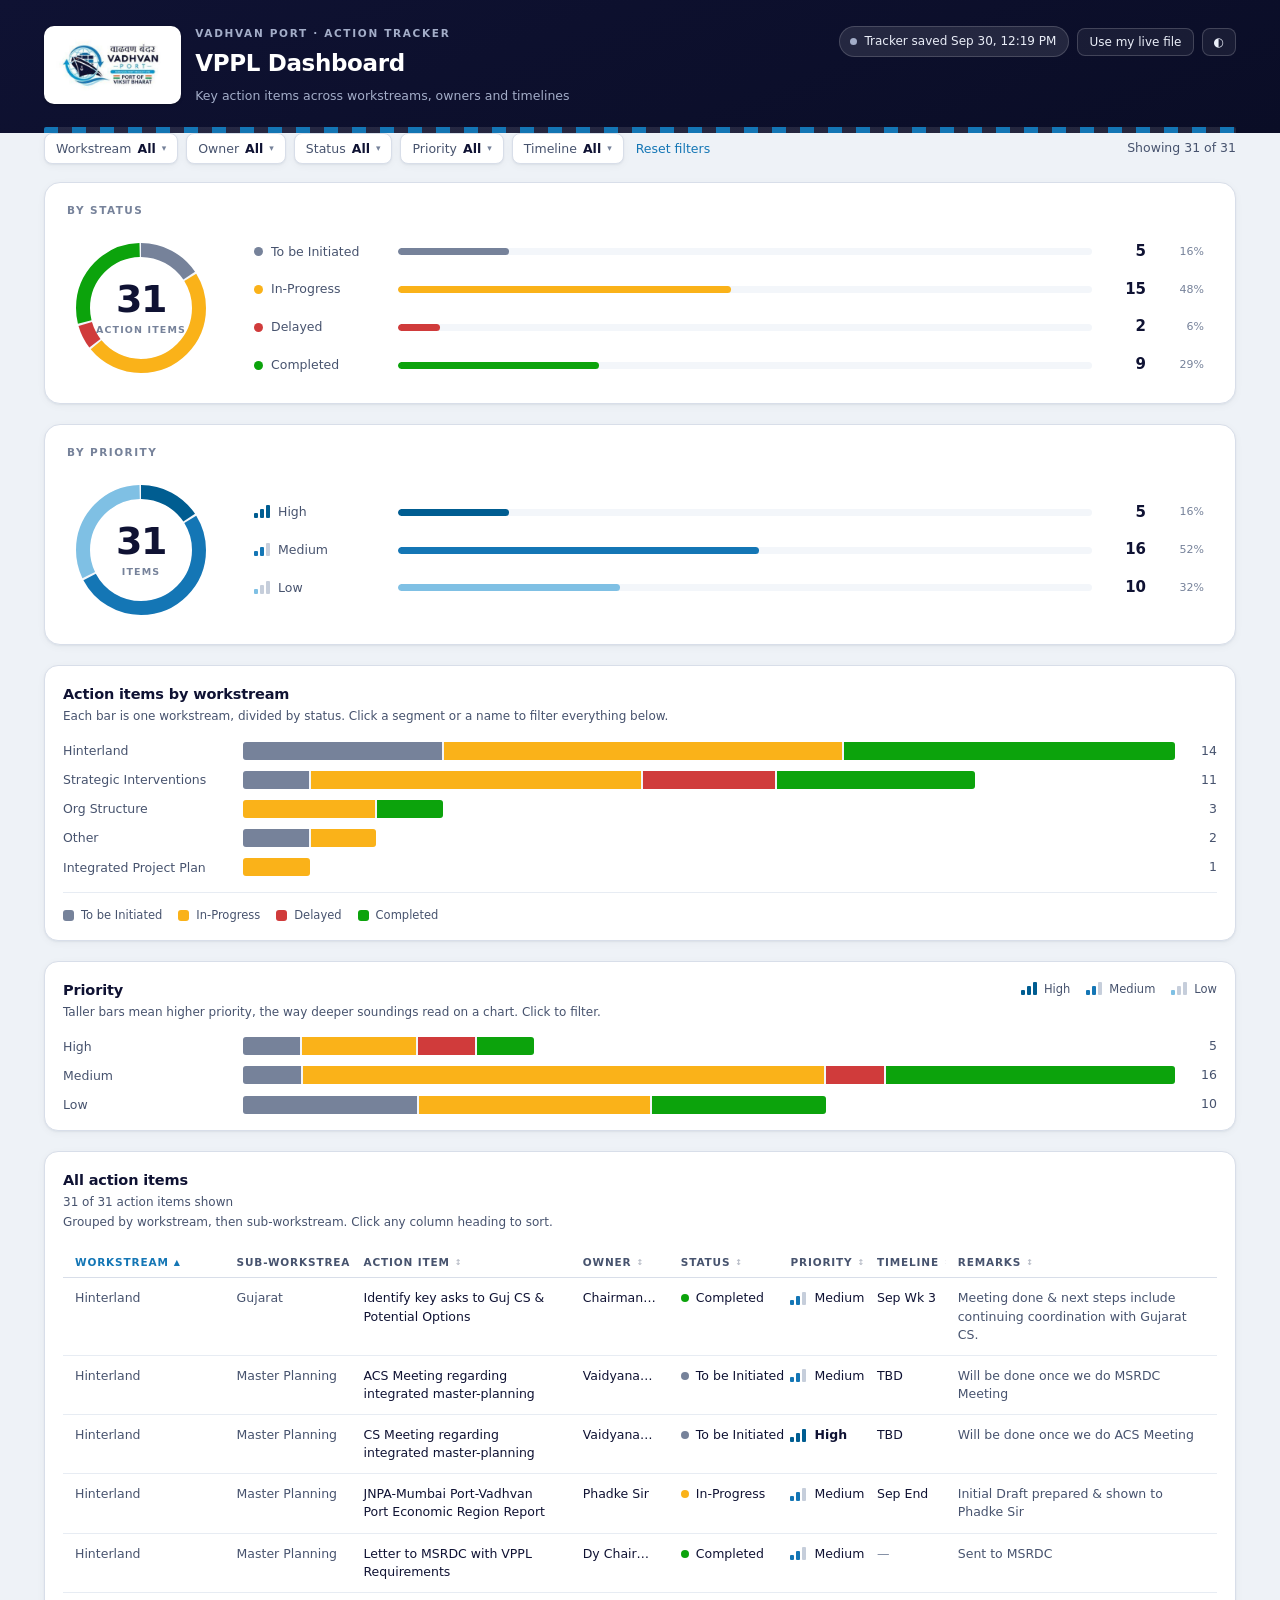
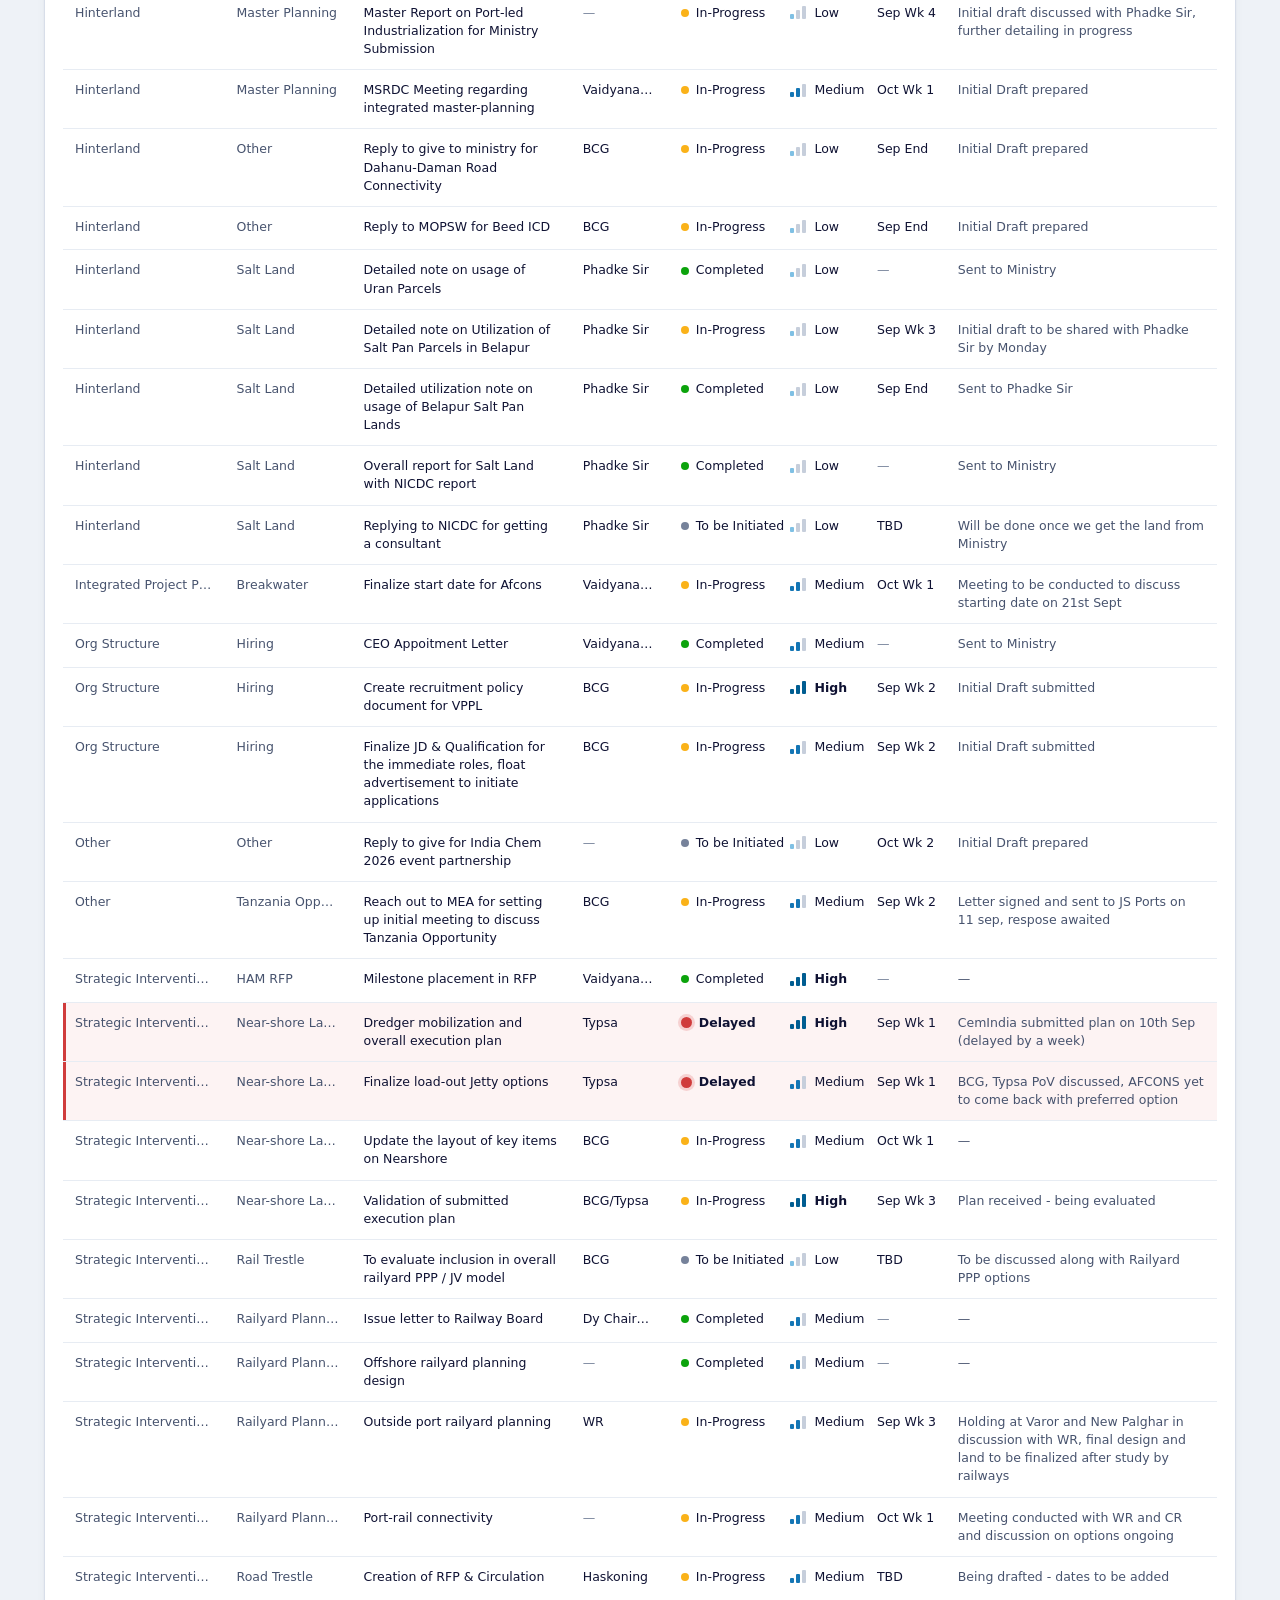
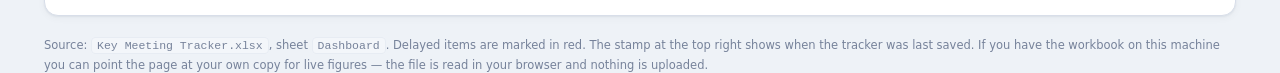
<file: index.html>
<!DOCTYPE html>
<html lang="en">
<head>
<meta charset="UTF-8">
<meta name="viewport" content="width=device-width, initial-scale=1.0">
<title>VPPL Dashboard</title>
<link rel="stylesheet" href="base.css?v=20260930175054">
<link rel="stylesheet" href="v3.css?v=20260930175054">
</head>
<body>

<header class="masthead">
  <div class="shell">
    <div class="masthead-inner">
      <div class="brand">
        <span class="logo-chip"><img src="logo.png?v=20260930175054" alt="Vadhvan Port"></span>
        <div>
          <p class="eyebrow">Vadhvan Port &middot; Action Tracker</p>
          <h1>VPPL Dashboard</h1>
          <p>Key action items across workstreams, owners and timelines</p>
        </div>
      </div>
      <div class="masthead-tools">
        <span class="pill" id="statusPill"><span class="dot" id="statusDot"></span><span id="statusText">Loading&hellip;</span></span>
        <button class="ghost" id="btnLive" hidden>Use my live file</button>
        <label class="ghost" id="lblLoadCopy" for="filePicker" hidden>Load my copy&hellip;</label>
        <input type="file" id="filePicker" accept=".xlsx" style="display:none;">
        <button class="ghost" id="btnRefresh" hidden>Refresh</button>
        <button class="ghost" id="btnTheme" title="Switch light or dark">&#9680;</button>
      </div>
    </div>
    <div class="sounding" aria-hidden="true"></div>
  </div>
</header>

<main class="shell">

  <div class="banner" id="banner" role="status"><span id="bannerText"></span></div>

  <div class="boot-warning" id="bootWarning">
    <strong>The dashboard scripts did not run.</strong>
    If this message is still showing, the page's JavaScript was blocked or failed to load. Check that
    styles.css, xlsx.full.min.js, snapshot.js and app.js all sit alongside index.html on the server;
    the browser console will name the file it could not run.
  </div>

  <div id="dash" hidden>

    <div class="toolbar" id="toolbar">
      <button class="tb-reset" id="btnReset">Reset filters</button>
      <span class="tb-count" id="resultCount"></span>
    </div>

    <section class="strip" aria-label="Summary by status">
      <p class="strip-label">By status</p>
      <div class="stats" id="stats" data-style="ring"></div>
    </section>

    <section class="strip" aria-label="Summary by priority">
      <p class="strip-label">By priority</p>
      <div class="stats" id="priorityStats" data-style="ring"></div>
    </section>

    <section class="card">
      <div class="card-head">
        <div>
          <h2>Action items by workstream</h2>
          <p class="sub">Each bar is one workstream, divided by status. Click a segment or a name to filter everything below.</p>
        </div>
      </div>
      <div class="bars" id="bars"></div>
      <div class="legend" id="statusLegend"></div>
    </section>

    <section class="card" id="priorityCard" hidden>
      <div class="card-head">
        <div>
          <h2>Priority</h2>
          <p class="sub">Taller bars mean higher priority, the way deeper soundings read on a chart. Click to filter.</p>
        </div>
        <div class="pri-legend" id="priorityLegend"></div>
      </div>
      <div class="bars" id="priorityBars"></div>
    </section>

    <section class="card">
      <div class="card-head">
        <div>
          <h2>All action items</h2>
          <p class="sub" id="tableSub"></p>
          <p class="sub">Grouped by workstream, then sub-workstream. Click any column heading to sort.</p>
        </div>
      </div>
      <div class="table-scroll">
        <table>
          <colgroup>
            <col style="width:14%"><col style="width:11%"><col style="width:19%"><col style="width:8.5%">
            <col style="width:9.5%"><col style="width:7.5%"><col style="width:7%"><col style="width:23.5%">
          </colgroup>
          <thead>
            <tr>
              <th scope="col" data-key="workstream">Workstream</th>
              <th scope="col" data-key="subWorkstream">Sub-Workstream</th>
              <th scope="col" data-key="actionItem">Action Item</th>
              <th scope="col" data-key="owner">Owner</th>
              <th scope="col" data-key="status">Status</th>
              <th scope="col" data-key="priority">Priority</th>
              <th scope="col" data-key="timeline">Timeline</th>
              <th scope="col" data-key="remarks">Remarks</th>
            </tr>
          </thead>
          <tbody id="tableBody"></tbody>
        </table>
      </div>
    </section>

    <footer>
      Source: <code>Key Meeting Tracker.xlsx</code>, sheet <code>Dashboard</code>. Delayed items are marked in red.
      The stamp at the top right shows when the tracker was last saved. If you have the workbook on this
      machine you can point the page at your own copy for live figures &mdash; the file is read in your
      browser and nothing is uploaded.
    </footer>

  </div>
</main>

<div class="tip" id="tip" role="tooltip"></div>

<script src="xlsx.full.min.js?v=20260930175054"></script>
<script src="snapshot.js?v=20260930175054"></script>
<script src="app.js?v=20260930175054"></script>
</body>
</html>
</file>
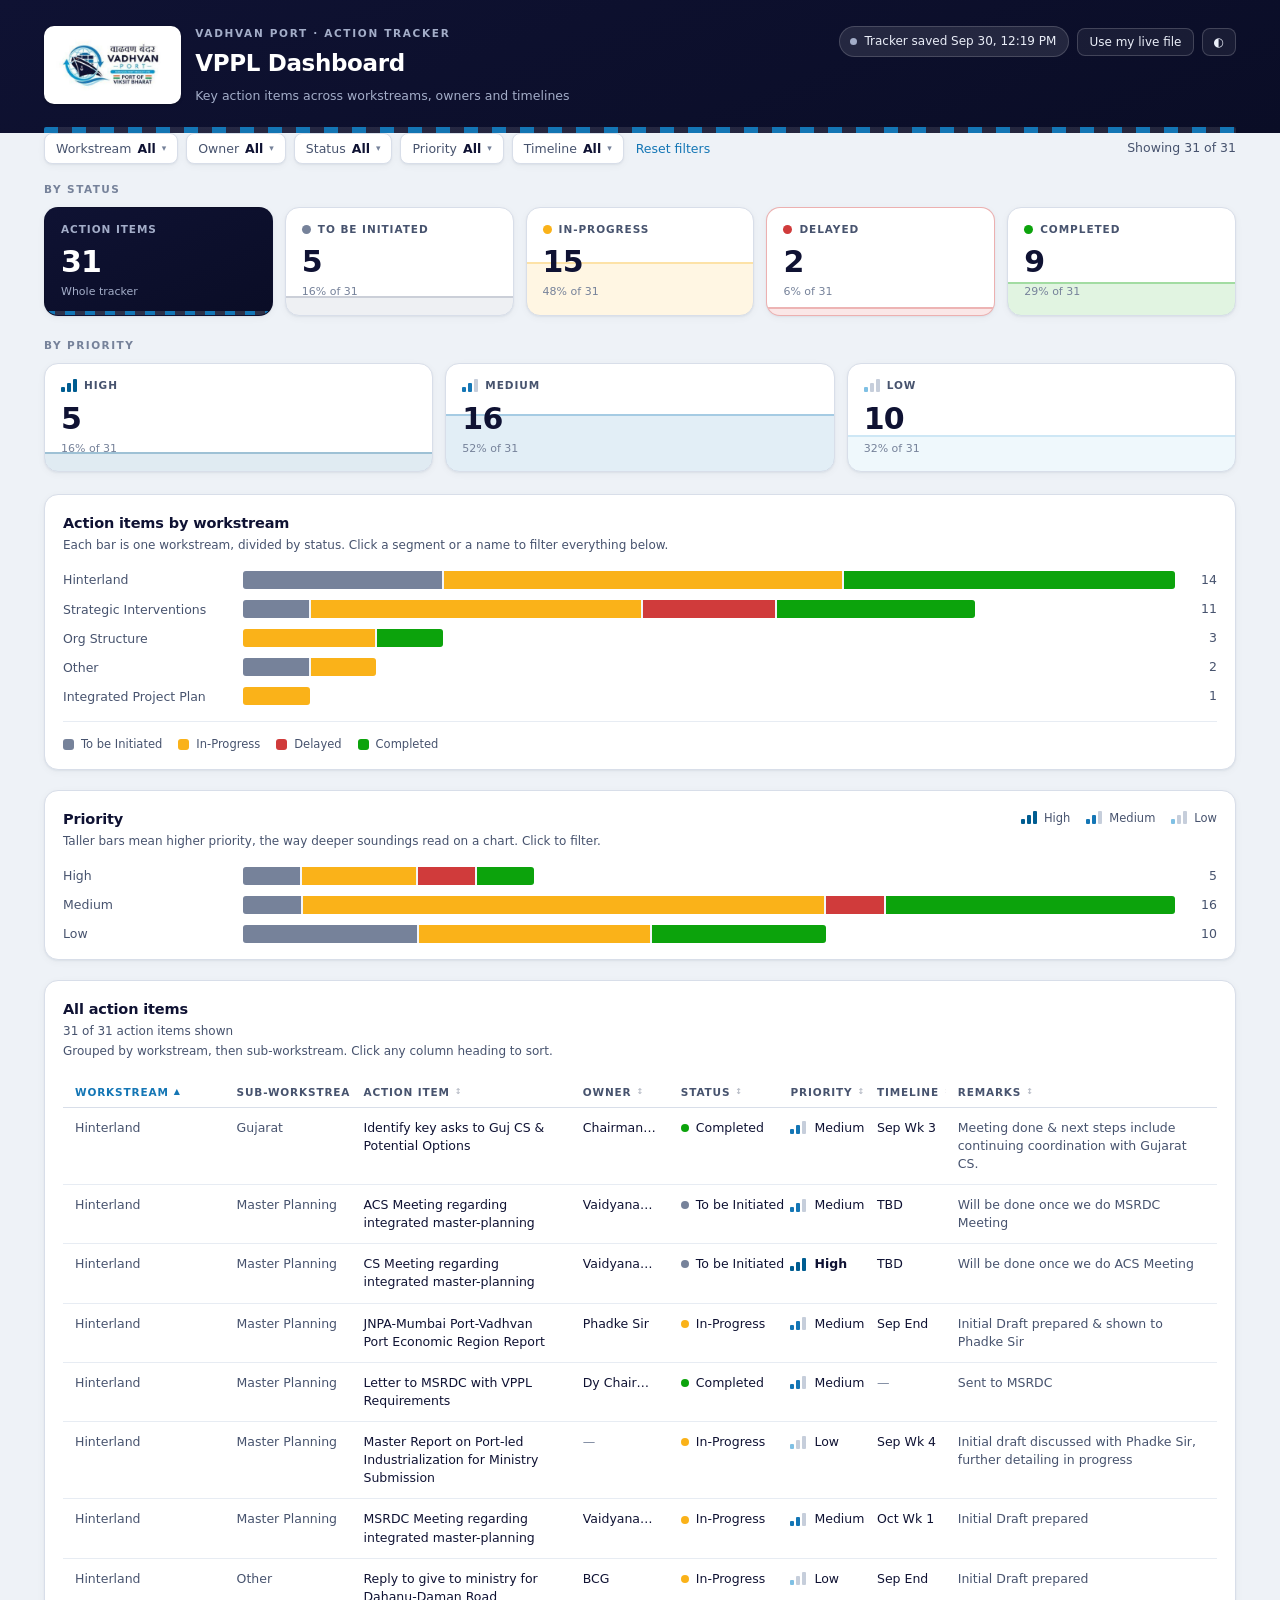
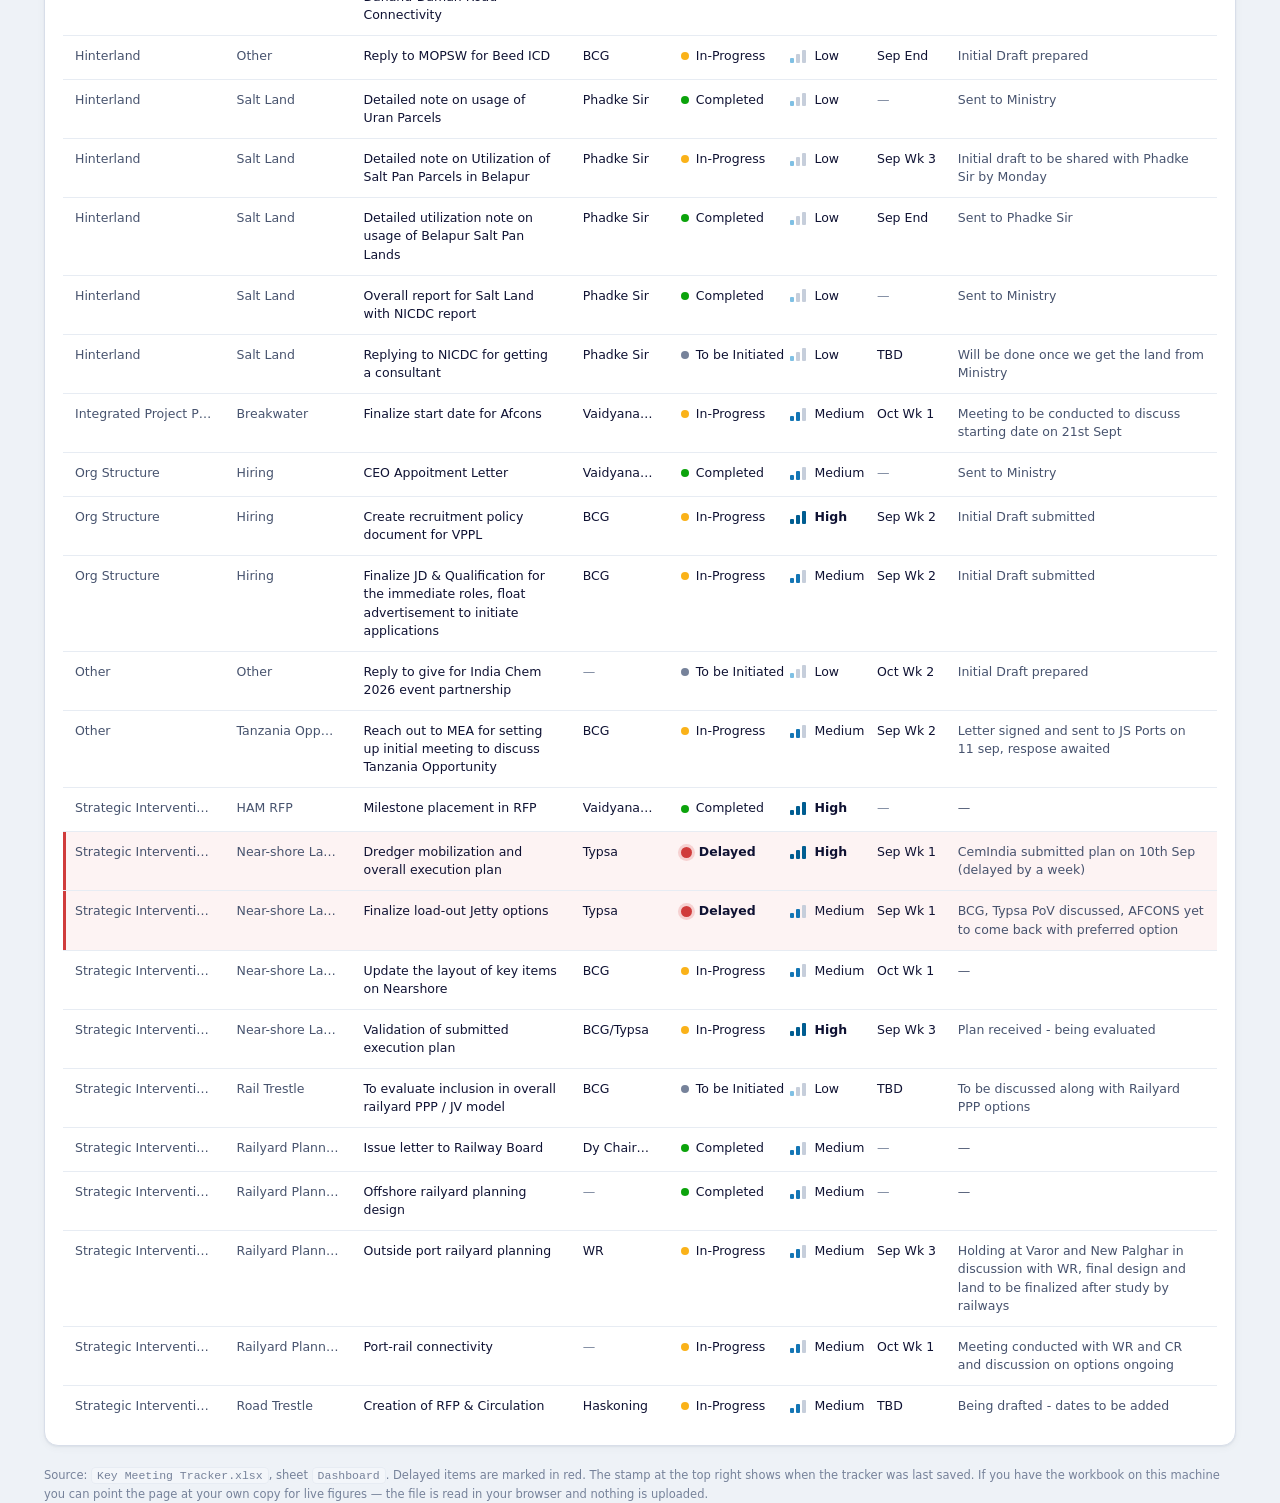
<file: v1.html>
<!DOCTYPE html>
<html lang="en">
<head>
<meta charset="UTF-8">
<meta name="viewport" content="width=device-width, initial-scale=1.0">
<title>VPPL Dashboard</title>
<link rel="stylesheet" href="base.css">
<link rel="stylesheet" href="v1.css">
</head>
<body>

<header class="masthead">
  <div class="shell">
    <div class="masthead-inner">
      <div class="brand">
        <span class="logo-chip"><img src="logo.png" alt="Vadhvan Port"></span>
        <div>
          <p class="eyebrow">Vadhvan Port &middot; Action Tracker</p>
          <h1>VPPL Dashboard</h1>
          <p>Key action items across workstreams, owners and timelines</p>
        </div>
      </div>
      <div class="masthead-tools">
        <span class="pill" id="statusPill"><span class="dot" id="statusDot"></span><span id="statusText">Loading&hellip;</span></span>
        <button class="ghost" id="btnLive" hidden>Use my live file</button>
        <label class="ghost" id="lblLoadCopy" for="filePicker" hidden>Load my copy&hellip;</label>
        <input type="file" id="filePicker" accept=".xlsx" style="display:none;">
        <button class="ghost" id="btnRefresh" hidden>Refresh</button>
        <button class="ghost" id="btnTheme" title="Switch light or dark">&#9680;</button>
      </div>
    </div>
    <div class="sounding" aria-hidden="true"></div>
  </div>
</header>

<main class="shell">

  <div class="banner" id="banner" role="status"><span id="bannerText"></span></div>

  <div class="boot-warning" id="bootWarning">
    <strong>The dashboard scripts did not run.</strong>
    If this message is still showing, the page's JavaScript was blocked or failed to load. Check that
    styles.css, xlsx.full.min.js, snapshot.js and app.js all sit alongside index.html on the server;
    the browser console will name the file it could not run.
  </div>

  <div id="dash" hidden>

    <div class="toolbar" id="toolbar">
      <button class="tb-reset" id="btnReset">Reset filters</button>
      <span class="tb-count" id="resultCount"></span>
    </div>

    <section class="strip" aria-label="Summary by status">
      <p class="strip-label">By status</p>
      <div class="stats" id="stats" data-style="tiles"></div>
    </section>

    <section class="strip" aria-label="Summary by priority">
      <p class="strip-label">By priority</p>
      <div class="stats" id="priorityStats" data-style="tiles"></div>
    </section>

    <section class="card">
      <div class="card-head">
        <div>
          <h2>Action items by workstream</h2>
          <p class="sub">Each bar is one workstream, divided by status. Click a segment or a name to filter everything below.</p>
        </div>
      </div>
      <div class="bars" id="bars"></div>
      <div class="legend" id="statusLegend"></div>
    </section>

    <section class="card" id="priorityCard" hidden>
      <div class="card-head">
        <div>
          <h2>Priority</h2>
          <p class="sub">Taller bars mean higher priority, the way deeper soundings read on a chart. Click to filter.</p>
        </div>
        <div class="pri-legend" id="priorityLegend"></div>
      </div>
      <div class="bars" id="priorityBars"></div>
    </section>

    <section class="card">
      <div class="card-head">
        <div>
          <h2>All action items</h2>
          <p class="sub" id="tableSub"></p>
          <p class="sub">Grouped by workstream, then sub-workstream. Click any column heading to sort.</p>
        </div>
      </div>
      <div class="table-scroll">
        <table>
          <colgroup>
            <col style="width:14%"><col style="width:11%"><col style="width:19%"><col style="width:8.5%">
            <col style="width:9.5%"><col style="width:7.5%"><col style="width:7%"><col style="width:23.5%">
          </colgroup>
          <thead>
            <tr>
              <th scope="col" data-key="workstream">Workstream</th>
              <th scope="col" data-key="subWorkstream">Sub-Workstream</th>
              <th scope="col" data-key="actionItem">Action Item</th>
              <th scope="col" data-key="owner">Owner</th>
              <th scope="col" data-key="status">Status</th>
              <th scope="col" data-key="priority">Priority</th>
              <th scope="col" data-key="timeline">Timeline</th>
              <th scope="col" data-key="remarks">Remarks</th>
            </tr>
          </thead>
          <tbody id="tableBody"></tbody>
        </table>
      </div>
    </section>

    <footer>
      Source: <code>Key Meeting Tracker.xlsx</code>, sheet <code>Dashboard</code>. Delayed items are marked in red.
      The stamp at the top right shows when the tracker was last saved. If you have the workbook on this
      machine you can point the page at your own copy for live figures &mdash; the file is read in your
      browser and nothing is uploaded.
    </footer>

  </div>
</main>

<div class="tip" id="tip" role="tooltip"></div>

<script src="xlsx.full.min.js"></script>
<script src="snapshot.js"></script>
<script src="app.js"></script>
</body>
</html>
</file>
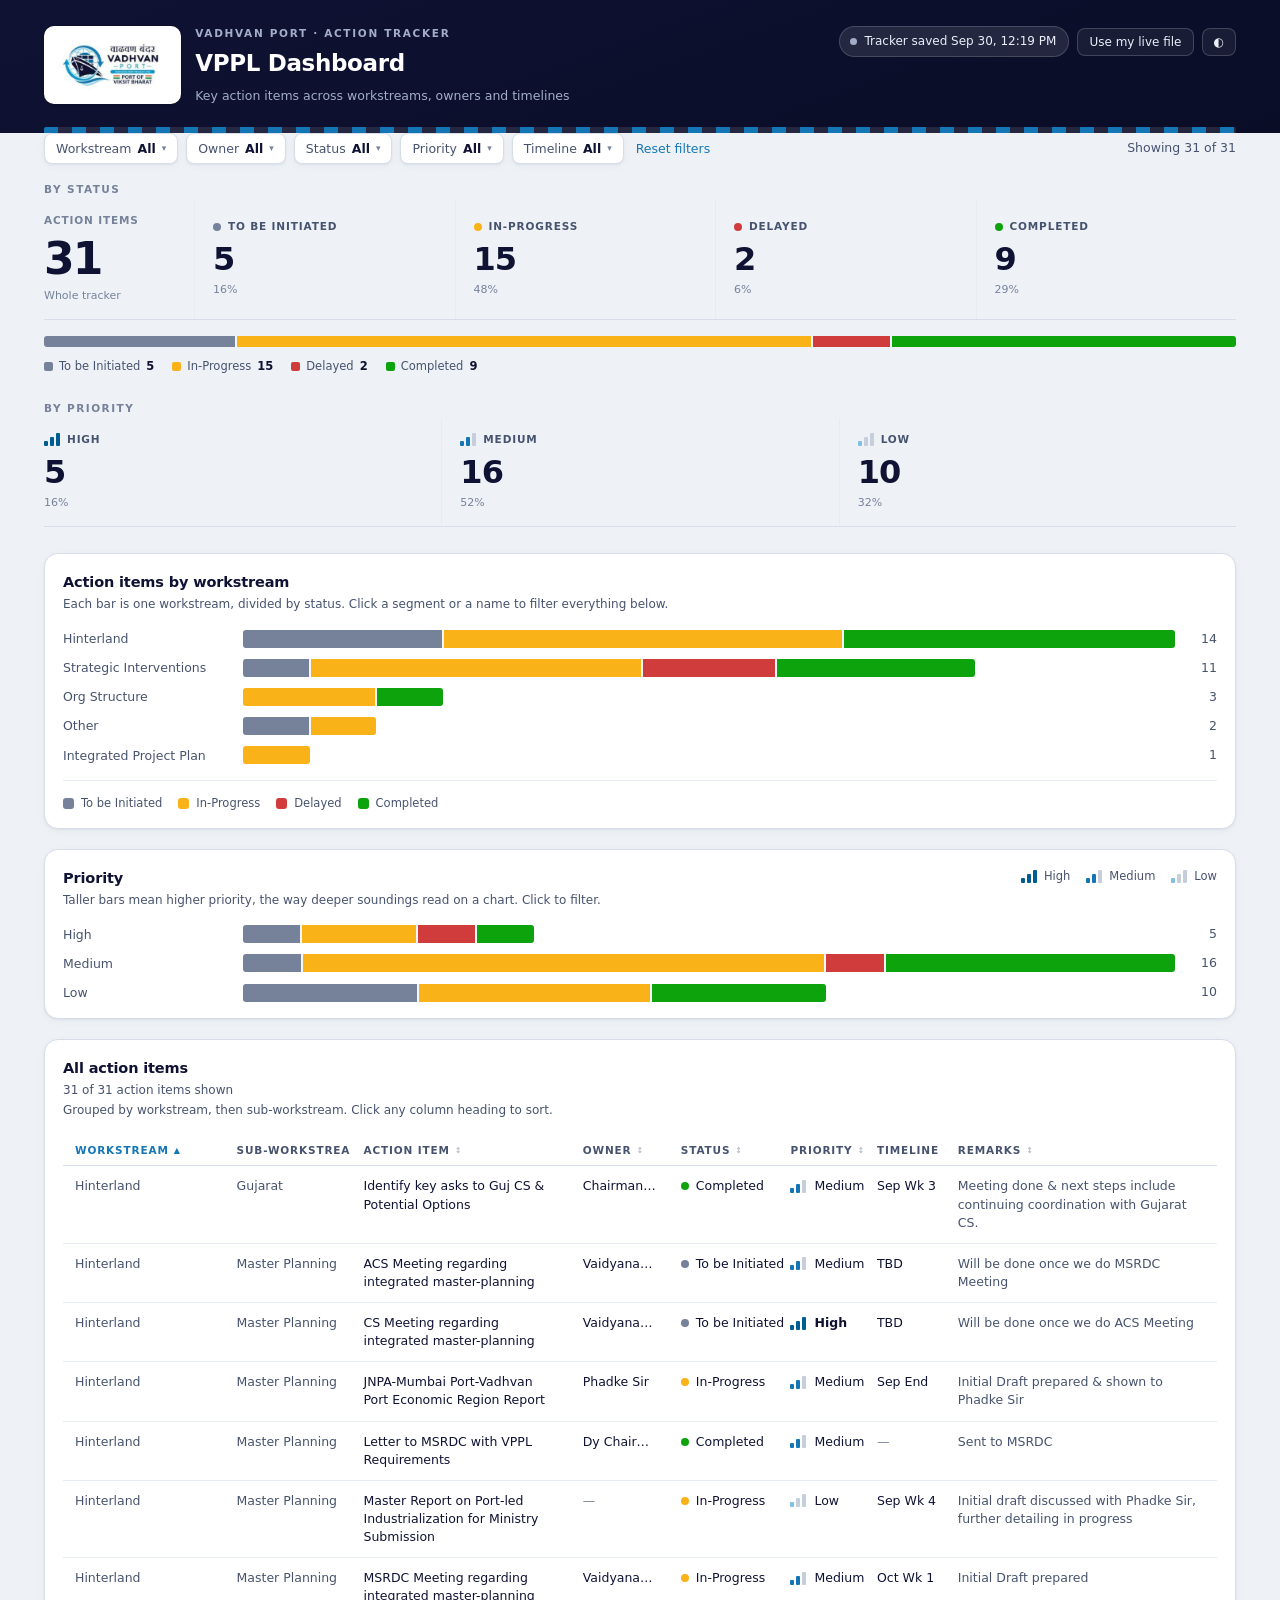
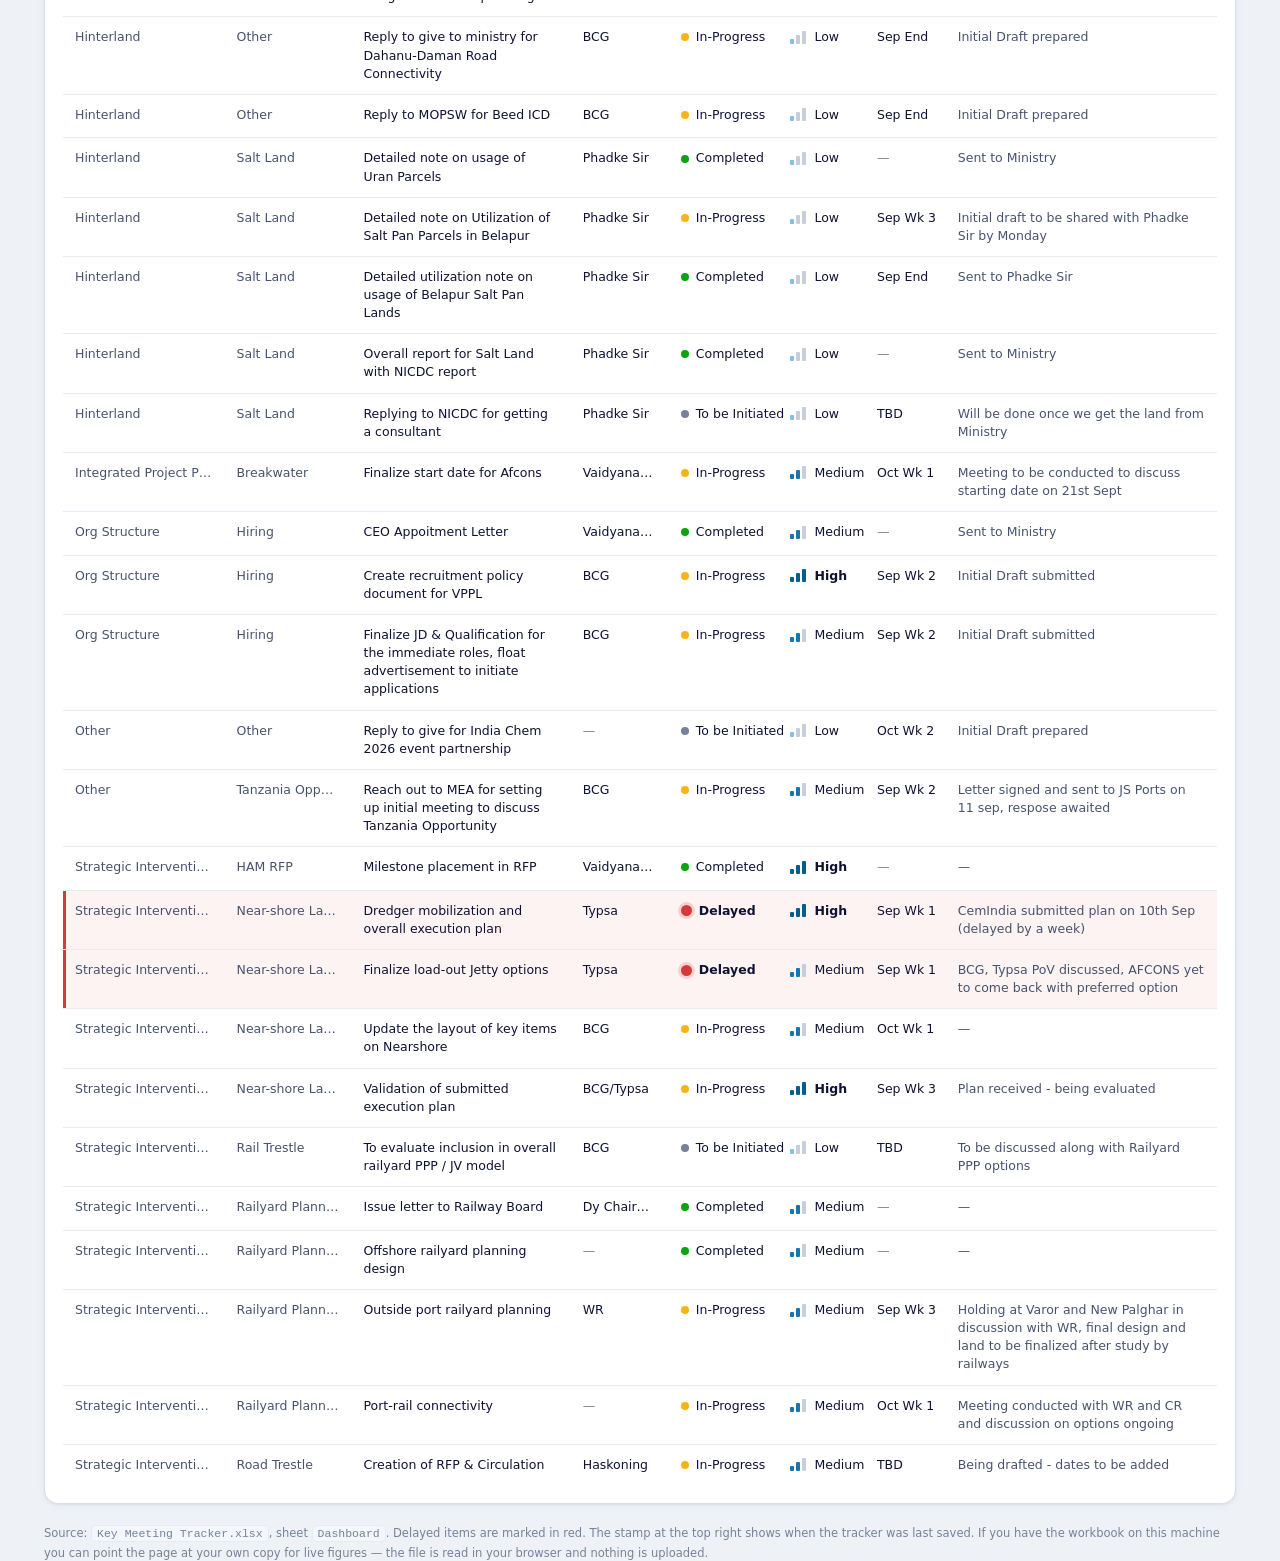
<file: v2.html>
<!DOCTYPE html>
<html lang="en">
<head>
<meta charset="UTF-8">
<meta name="viewport" content="width=device-width, initial-scale=1.0">
<title>VPPL Dashboard</title>
<link rel="stylesheet" href="base.css">
<link rel="stylesheet" href="v2.css">
</head>
<body>

<header class="masthead">
  <div class="shell">
    <div class="masthead-inner">
      <div class="brand">
        <span class="logo-chip"><img src="logo.png" alt="Vadhvan Port"></span>
        <div>
          <p class="eyebrow">Vadhvan Port &middot; Action Tracker</p>
          <h1>VPPL Dashboard</h1>
          <p>Key action items across workstreams, owners and timelines</p>
        </div>
      </div>
      <div class="masthead-tools">
        <span class="pill" id="statusPill"><span class="dot" id="statusDot"></span><span id="statusText">Loading&hellip;</span></span>
        <button class="ghost" id="btnLive" hidden>Use my live file</button>
        <label class="ghost" id="lblLoadCopy" for="filePicker" hidden>Load my copy&hellip;</label>
        <input type="file" id="filePicker" accept=".xlsx" style="display:none;">
        <button class="ghost" id="btnRefresh" hidden>Refresh</button>
        <button class="ghost" id="btnTheme" title="Switch light or dark">&#9680;</button>
      </div>
    </div>
    <div class="sounding" aria-hidden="true"></div>
  </div>
</header>

<main class="shell">

  <div class="banner" id="banner" role="status"><span id="bannerText"></span></div>

  <div class="boot-warning" id="bootWarning">
    <strong>The dashboard scripts did not run.</strong>
    If this message is still showing, the page's JavaScript was blocked or failed to load. Check that
    styles.css, xlsx.full.min.js, snapshot.js and app.js all sit alongside index.html on the server;
    the browser console will name the file it could not run.
  </div>

  <div id="dash" hidden>

    <div class="toolbar" id="toolbar">
      <button class="tb-reset" id="btnReset">Reset filters</button>
      <span class="tb-count" id="resultCount"></span>
    </div>

    <section class="strip" aria-label="Summary by status">
      <p class="strip-label">By status</p>
      <div class="stats" id="stats" data-style="rail"></div>
    </section>

    <section class="strip" aria-label="Summary by priority">
      <p class="strip-label">By priority</p>
      <div class="stats" id="priorityStats" data-style="rail"></div>
    </section>

    <section class="card">
      <div class="card-head">
        <div>
          <h2>Action items by workstream</h2>
          <p class="sub">Each bar is one workstream, divided by status. Click a segment or a name to filter everything below.</p>
        </div>
      </div>
      <div class="bars" id="bars"></div>
      <div class="legend" id="statusLegend"></div>
    </section>

    <section class="card" id="priorityCard" hidden>
      <div class="card-head">
        <div>
          <h2>Priority</h2>
          <p class="sub">Taller bars mean higher priority, the way deeper soundings read on a chart. Click to filter.</p>
        </div>
        <div class="pri-legend" id="priorityLegend"></div>
      </div>
      <div class="bars" id="priorityBars"></div>
    </section>

    <section class="card">
      <div class="card-head">
        <div>
          <h2>All action items</h2>
          <p class="sub" id="tableSub"></p>
          <p class="sub">Grouped by workstream, then sub-workstream. Click any column heading to sort.</p>
        </div>
      </div>
      <div class="table-scroll">
        <table>
          <colgroup>
            <col style="width:14%"><col style="width:11%"><col style="width:19%"><col style="width:8.5%">
            <col style="width:9.5%"><col style="width:7.5%"><col style="width:7%"><col style="width:23.5%">
          </colgroup>
          <thead>
            <tr>
              <th scope="col" data-key="workstream">Workstream</th>
              <th scope="col" data-key="subWorkstream">Sub-Workstream</th>
              <th scope="col" data-key="actionItem">Action Item</th>
              <th scope="col" data-key="owner">Owner</th>
              <th scope="col" data-key="status">Status</th>
              <th scope="col" data-key="priority">Priority</th>
              <th scope="col" data-key="timeline">Timeline</th>
              <th scope="col" data-key="remarks">Remarks</th>
            </tr>
          </thead>
          <tbody id="tableBody"></tbody>
        </table>
      </div>
    </section>

    <footer>
      Source: <code>Key Meeting Tracker.xlsx</code>, sheet <code>Dashboard</code>. Delayed items are marked in red.
      The stamp at the top right shows when the tracker was last saved. If you have the workbook on this
      machine you can point the page at your own copy for live figures &mdash; the file is read in your
      browser and nothing is uploaded.
    </footer>

  </div>
</main>

<div class="tip" id="tip" role="tooltip"></div>

<script src="xlsx.full.min.js"></script>
<script src="snapshot.js"></script>
<script src="app.js"></script>
</body>
</html>
</file>
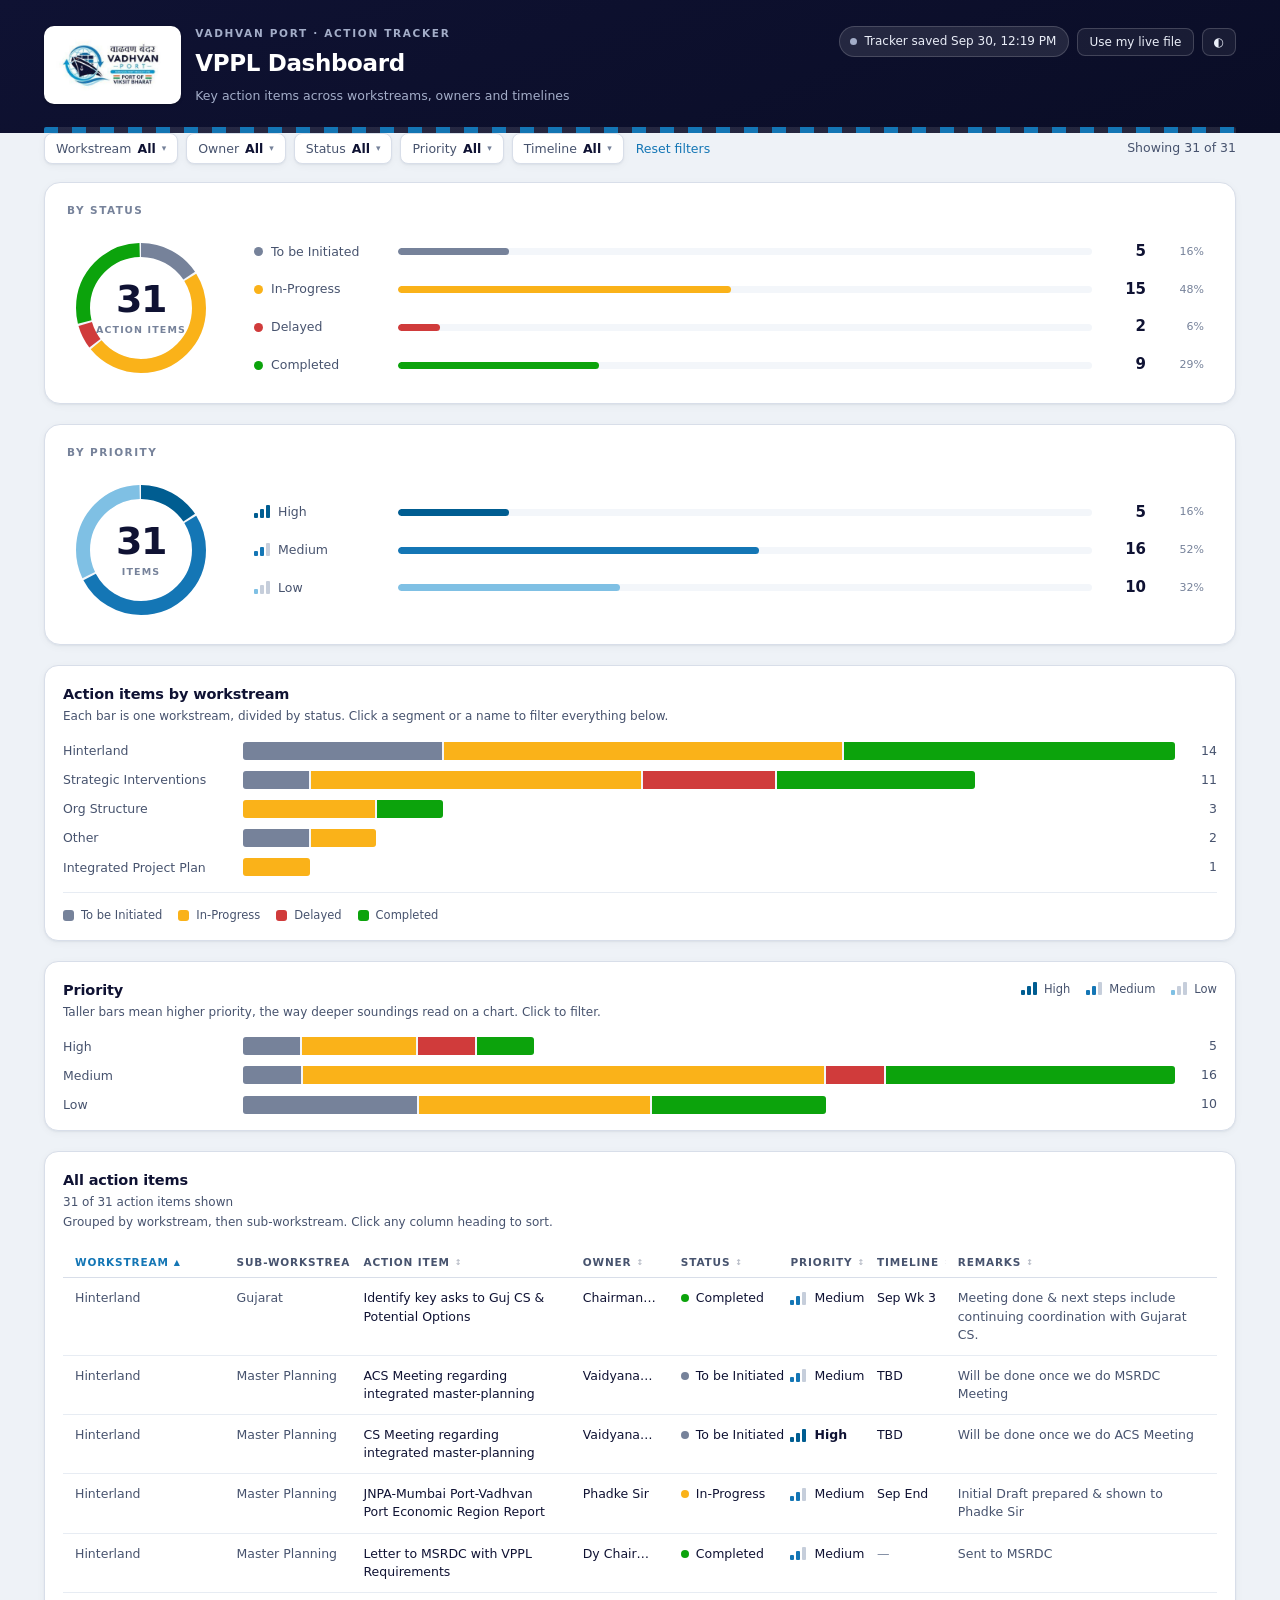
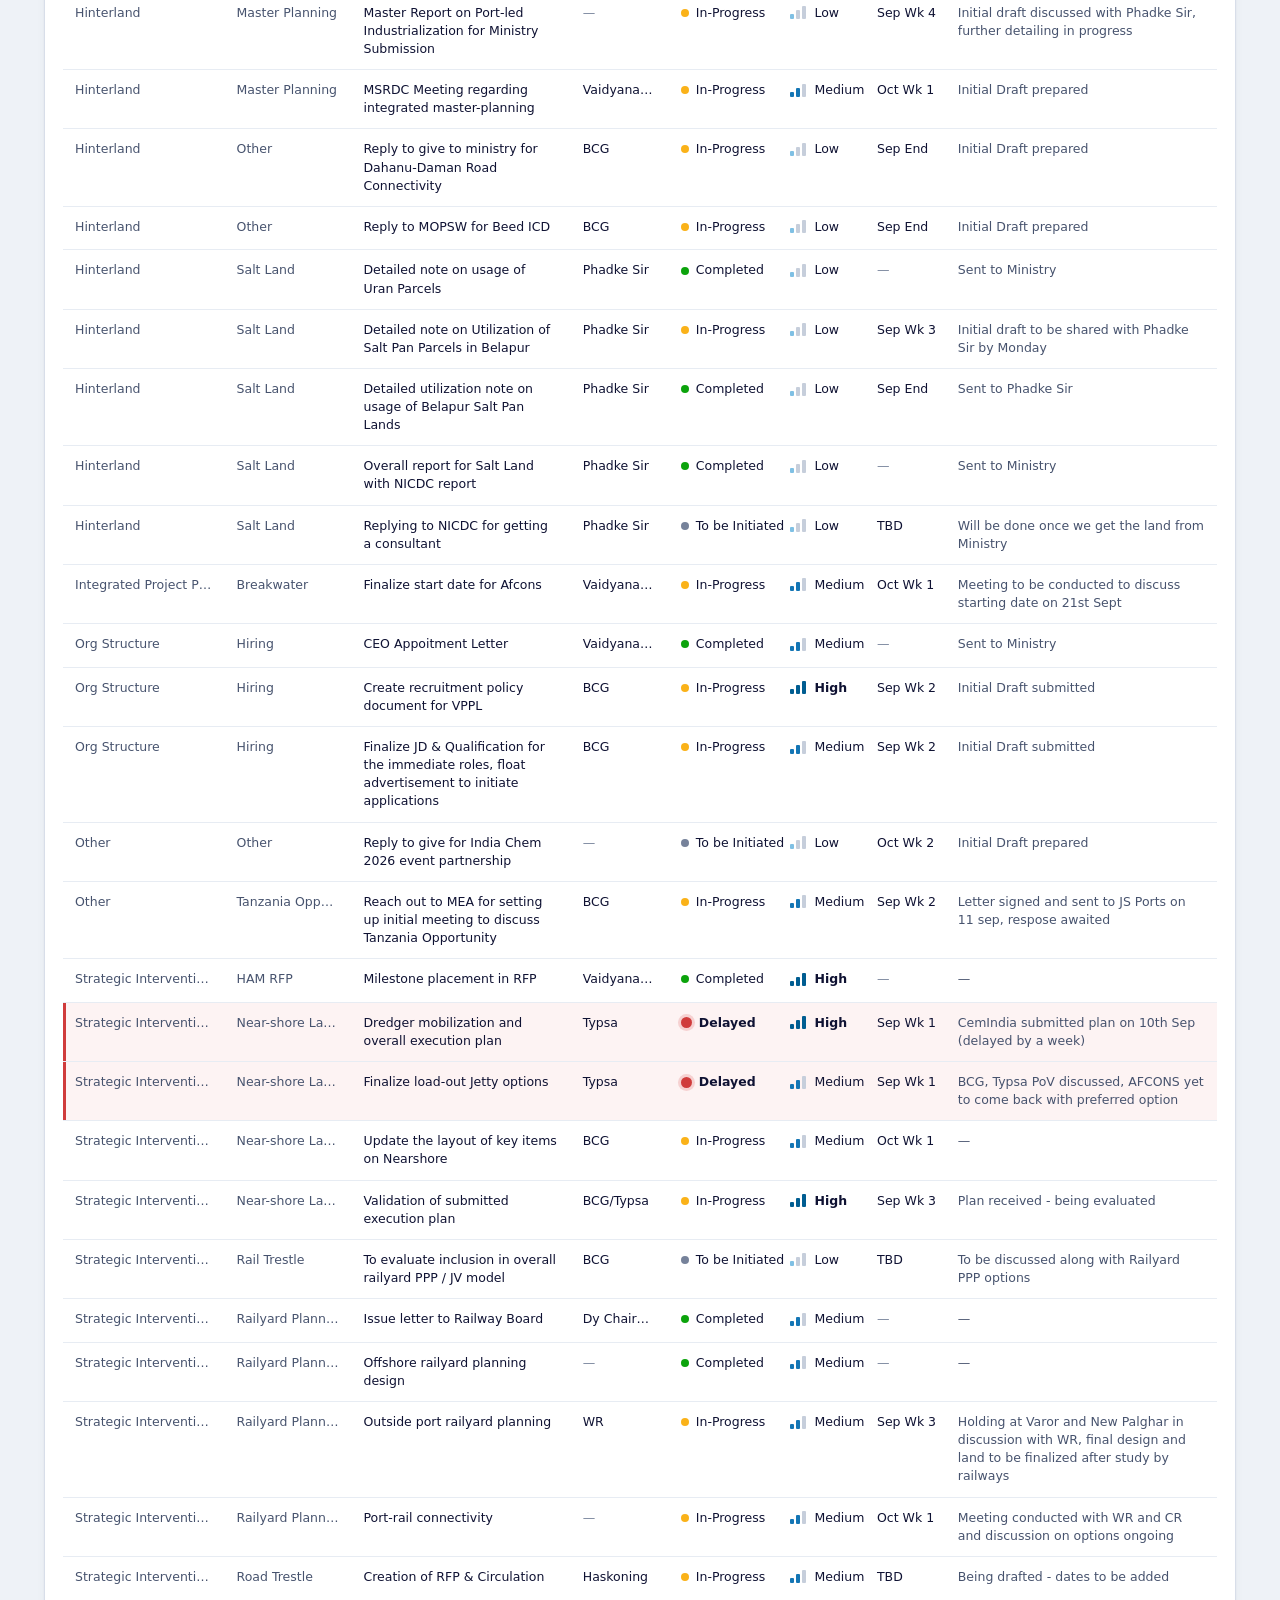
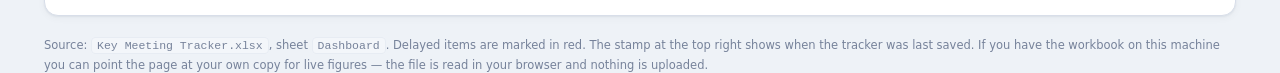
<file: v3.html>
<!DOCTYPE html>
<html lang="en">
<head>
<meta charset="UTF-8">
<meta name="viewport" content="width=device-width, initial-scale=1.0">
<title>VPPL Dashboard</title>
<link rel="stylesheet" href="base.css">
<link rel="stylesheet" href="v3.css">
</head>
<body>

<header class="masthead">
  <div class="shell">
    <div class="masthead-inner">
      <div class="brand">
        <span class="logo-chip"><img src="logo.png" alt="Vadhvan Port"></span>
        <div>
          <p class="eyebrow">Vadhvan Port &middot; Action Tracker</p>
          <h1>VPPL Dashboard</h1>
          <p>Key action items across workstreams, owners and timelines</p>
        </div>
      </div>
      <div class="masthead-tools">
        <span class="pill" id="statusPill"><span class="dot" id="statusDot"></span><span id="statusText">Loading&hellip;</span></span>
        <button class="ghost" id="btnLive" hidden>Use my live file</button>
        <label class="ghost" id="lblLoadCopy" for="filePicker" hidden>Load my copy&hellip;</label>
        <input type="file" id="filePicker" accept=".xlsx" style="display:none;">
        <button class="ghost" id="btnRefresh" hidden>Refresh</button>
        <button class="ghost" id="btnTheme" title="Switch light or dark">&#9680;</button>
      </div>
    </div>
    <div class="sounding" aria-hidden="true"></div>
  </div>
</header>

<main class="shell">

  <div class="banner" id="banner" role="status"><span id="bannerText"></span></div>

  <div class="boot-warning" id="bootWarning">
    <strong>The dashboard scripts did not run.</strong>
    If this message is still showing, the page's JavaScript was blocked or failed to load. Check that
    styles.css, xlsx.full.min.js, snapshot.js and app.js all sit alongside index.html on the server;
    the browser console will name the file it could not run.
  </div>

  <div id="dash" hidden>

    <div class="toolbar" id="toolbar">
      <button class="tb-reset" id="btnReset">Reset filters</button>
      <span class="tb-count" id="resultCount"></span>
    </div>

    <section class="strip" aria-label="Summary by status">
      <p class="strip-label">By status</p>
      <div class="stats" id="stats" data-style="ring"></div>
    </section>

    <section class="strip" aria-label="Summary by priority">
      <p class="strip-label">By priority</p>
      <div class="stats" id="priorityStats" data-style="ring"></div>
    </section>

    <section class="card">
      <div class="card-head">
        <div>
          <h2>Action items by workstream</h2>
          <p class="sub">Each bar is one workstream, divided by status. Click a segment or a name to filter everything below.</p>
        </div>
      </div>
      <div class="bars" id="bars"></div>
      <div class="legend" id="statusLegend"></div>
    </section>

    <section class="card" id="priorityCard" hidden>
      <div class="card-head">
        <div>
          <h2>Priority</h2>
          <p class="sub">Taller bars mean higher priority, the way deeper soundings read on a chart. Click to filter.</p>
        </div>
        <div class="pri-legend" id="priorityLegend"></div>
      </div>
      <div class="bars" id="priorityBars"></div>
    </section>

    <section class="card">
      <div class="card-head">
        <div>
          <h2>All action items</h2>
          <p class="sub" id="tableSub"></p>
          <p class="sub">Grouped by workstream, then sub-workstream. Click any column heading to sort.</p>
        </div>
      </div>
      <div class="table-scroll">
        <table>
          <colgroup>
            <col style="width:14%"><col style="width:11%"><col style="width:19%"><col style="width:8.5%">
            <col style="width:9.5%"><col style="width:7.5%"><col style="width:7%"><col style="width:23.5%">
          </colgroup>
          <thead>
            <tr>
              <th scope="col" data-key="workstream">Workstream</th>
              <th scope="col" data-key="subWorkstream">Sub-Workstream</th>
              <th scope="col" data-key="actionItem">Action Item</th>
              <th scope="col" data-key="owner">Owner</th>
              <th scope="col" data-key="status">Status</th>
              <th scope="col" data-key="priority">Priority</th>
              <th scope="col" data-key="timeline">Timeline</th>
              <th scope="col" data-key="remarks">Remarks</th>
            </tr>
          </thead>
          <tbody id="tableBody"></tbody>
        </table>
      </div>
    </section>

    <footer>
      Source: <code>Key Meeting Tracker.xlsx</code>, sheet <code>Dashboard</code>. Delayed items are marked in red.
      The stamp at the top right shows when the tracker was last saved. If you have the workbook on this
      machine you can point the page at your own copy for live figures &mdash; the file is read in your
      browser and nothing is uploaded.
    </footer>

  </div>
</main>

<div class="tip" id="tip" role="tooltip"></div>

<script src="xlsx.full.min.js"></script>
<script src="snapshot.js"></script>
<script src="app.js"></script>
</body>
</html>
</file>
<file: base.css>
/* VPPL Dashboard - port & maritime treatment.
   Light ground is sea-mist rather than paper-cream; depth-of-water blues carry
   priority, and the reserved status palette carries state. The two never share a hue. */

:root{
  color-scheme: light;

  /* Palette sampled pixel-for-pixel from the Vadhvan Port logo:
       #0F1233 navy   - the VADHVAN wordmark
       #1476B5 ocean  - the ship and wave marks
       #005D91 deep   - the darkest wave cores
     The logo's saffron and green (#1E7D43) are deliberately NOT used anywhere in the
     data, because they would be mistaken for the In-Progress and Completed status
     colours. Brand identity lives in the chrome; status keeps its own meaning. */
  --brand-navy:#0f1233;
  --brand-blue:#1476b5;
  --brand-deep:#005d91;

  --page:#eef2f7;
  --surface:#ffffff;
  --surface-sunk:#f3f6fa;
  --masthead:#0f1233;
  --masthead-2:#0a0d26;

  --ink:#0f1233;
  --ink-2:#47536e;
  --ink-3:#76829a;
  --ink-on-deep:#eaeef8;
  --ink-on-deep-2:#a3adc8;

  --rule:#d8dee9;
  --rule-soft:#e7ecf3;
  --accent:#1476b5;
  --accent-soft:rgba(20,118,181,0.10);

  /* state - reserved, never reused for a series */
  --st-good:#0ca30c;
  --st-warning:#fab219;
  --st-serious:#ec835a;
  --st-critical:#d03b3b;
  --st-neutral:#76829a;
  --st-unset:#c6cedb;

  /* priority - deep to shallow in the logo's own blues, so it never collides with a
     status colour. The bar count carries the rank as well as the shade. */
  --pri-high:#005d91;
  --pri-med:#1476b5;
  --pri-low:#7fc0e4;
  --pri-none:#c6cedb;

  --shadow:0 1px 2px rgba(11,42,63,0.06), 0 2px 8px rgba(11,42,63,0.04);
  --shadow-lift:0 8px 24px rgba(11,42,63,0.16);
}

@media (prefers-color-scheme: dark){
  :root:not([data-theme="light"]){
    color-scheme: dark;
    --page:#060912;
    --surface:#0d1224;
    --surface-sunk:#141a30;
    --masthead:#0a0d26;
    --masthead-2:#060912;

    --ink:#e9edf7;
    --ink-2:#a6b1c9;
    --ink-3:#7b87a0;
    --ink-on-deep:#eaeef8;
    --ink-on-deep-2:#a3adc8;

    --rule:#1e2740;
    --rule-soft:#161d31;
    --accent:#4fa8dc;
    --accent-soft:rgba(79,168,220,0.16);

    --st-neutral:#7b87a0;
    --st-unset:#232c42;

    --pri-high:#a9d8f2;
    --pri-med:#4fa8dc;
    --pri-low:#1476b5;
    --pri-none:#232c42;

    --shadow:0 1px 2px rgba(0,0,0,0.5), 0 2px 10px rgba(0,0,0,0.35);
    --shadow-lift:0 10px 28px rgba(0,0,0,0.55);
  }
}
:root[data-theme="dark"]{
  color-scheme: dark;
  --page:#060912;
  --surface:#0d1224;
  --surface-sunk:#141a30;
  --masthead:#0a0d26;
  --masthead-2:#060912;

  --ink:#e9edf7;
  --ink-2:#a6b1c9;
  --ink-3:#7b87a0;
  --ink-on-deep:#eaeef8;
  --ink-on-deep-2:#a3adc8;

  --rule:#1e2740;
  --rule-soft:#161d31;
  --accent:#4fa8dc;
  --accent-soft:rgba(79,168,220,0.16);

  --st-neutral:#7b87a0;
  --st-unset:#232c42;

  --pri-high:#a9d8f2;
  --pri-med:#4fa8dc;
  --pri-low:#1476b5;
  --pri-none:#232c42;

  --shadow:0 1px 2px rgba(0,0,0,0.5), 0 2px 10px rgba(0,0,0,0.35);
  --shadow-lift:0 10px 28px rgba(0,0,0,0.55);
}

*{ box-sizing:border-box; }
[hidden]{ display:none !important; }

body{
  margin:0;
  background:var(--page);
  color:var(--ink);
  font-family: system-ui, -apple-system, "Segoe UI", sans-serif;
  font-size:14px;
  line-height:1.45;
  -webkit-font-smoothing:antialiased;
}

.shell{ max-width:1240px; margin:0 auto; padding:0 24px; }
@media (max-width:640px){ .shell{ padding:0 16px; } }

/* ---------- masthead ---------- */
.masthead{
  background:linear-gradient(160deg, var(--masthead) 0%, var(--masthead-2) 100%);
  color:var(--ink-on-deep);
  padding-block:26px 0;
}
.masthead-inner{ display:flex; flex-wrap:wrap; align-items:flex-start; justify-content:space-between; gap:20px; }
/* The logo sits on a white chip so it reads cleanly on the deep ground whether or not
   the source artwork has a transparent background. */
.brand{ display:flex; align-items:center; gap:14px; }
.logo-chip{
  background:#fff; border-radius:10px; padding:7px 9px; flex:none;
  box-shadow:0 1px 3px rgba(0,0,0,0.25);
}
/* The lockup carries three lines of small type, so it needs real height to stay legible. */
.logo-chip img{ display:block; height:64px; width:auto; }
@media (max-width:520px){ .logo-chip img{ height:44px; } }

.brand h1{
  margin:0;
  font-size:23px;
  font-weight:650;
  letter-spacing:-0.015em;
  color:#fff;
}
.brand .eyebrow{
  margin:0 0 6px;
  font-size:10.5px;
  font-weight:600;
  letter-spacing:0.16em;
  text-transform:uppercase;
  color:var(--ink-on-deep-2);
}
.brand p{ margin:6px 0 0; font-size:12.5px; color:var(--ink-on-deep-2); }

.masthead-tools{ display:flex; flex-wrap:wrap; align-items:center; gap:8px; }

.pill{
  display:inline-flex; align-items:center; gap:7px;
  font-size:12px; color:var(--ink-on-deep);
  background:rgba(255,255,255,0.10);
  border:1px solid rgba(255,255,255,0.16);
  border-radius:999px; padding:6px 12px 6px 10px;
}
.pill .dot{ width:7px; height:7px; border-radius:50%; background:var(--ink-on-deep-2); flex:none; }
.pill .dot.live{ background:#43d17a; animation:beacon 2.4s ease-in-out infinite; }
@media (prefers-reduced-motion: reduce){ .pill .dot.live{ animation:none; } }
@keyframes beacon{ 0%,100%{ box-shadow:0 0 0 0 rgba(67,209,122,0.45);} 55%{ box-shadow:0 0 0 5px rgba(67,209,122,0);} }

.ghost{
  appearance:none; cursor:pointer; font-family:inherit; font-size:12px;
  color:var(--ink-on-deep); background:rgba(255,255,255,0.06);
  border:1px solid rgba(255,255,255,0.18); border-radius:8px; padding:6px 11px;
  display:inline-block;
}
.ghost:hover{ background:rgba(255,255,255,0.14); }
.ghost:focus-visible, .filter-btn:focus-visible, .seg:focus-visible{ outline:2px solid #6fd0ee; outline-offset:2px; }

/* Chart scale bar: alternating ticks, the way a nautical chart prints its scale. */
.sounding{
  height:6px; margin-top:22px;
  background:repeating-linear-gradient(90deg,
    var(--brand-blue) 0 14px,
    rgba(255,255,255,0.10) 14px 28px);
  border-radius:2px 2px 0 0;
}

/* ---------- body ---------- */
main{ padding-block:22px 64px; }

.banner{ display:none; gap:10px; align-items:flex-start; border-radius:10px; padding:12px 14px; margin-bottom:16px; font-size:13px; border:1px solid var(--rule); background:var(--surface); }
.banner.show{ display:flex; }
.banner.error{ background:rgba(208,59,59,0.10); }
.banner.warning{ background:rgba(250,178,25,0.15); }
.banner.info{ background:var(--accent-soft); }

.boot-warning{ background:rgba(250,178,25,0.15); border:1px solid var(--rule); border-radius:10px; padding:14px 16px; font-size:13px; }
.boot-warning strong{ display:block; margin-bottom:4px; }

/* ---------- filters ---------- */
.toolbar{ display:flex; flex-wrap:wrap; align-items:center; gap:8px; margin-bottom:18px; }
.filter{ position:relative; }
.filter-btn{
  display:flex; align-items:center; gap:6px; cursor:pointer; font-family:inherit; font-size:12.5px;
  background:var(--surface); color:var(--ink); border:1px solid var(--rule);
  border-radius:8px; padding:7px 11px; box-shadow:var(--shadow);
}
.filter-btn:hover{ border-color:var(--accent); }
.filter-btn .fname{ color:var(--ink-2); }
.filter-btn .fval{ font-weight:650; }
.filter-btn .caret{ color:var(--ink-3); font-size:9px; }
.filter-panel{
  position:absolute; top:calc(100% + 6px); left:0; z-index:30;
  min-width:236px; max-width:300px; background:var(--surface);
  border:1px solid var(--rule); border-radius:10px; box-shadow:var(--shadow-lift); padding:8px;
}
.filter-panel[hidden]{ display:none; }
.panel-actions{ display:flex; gap:8px; padding:2px 4px 8px; border-bottom:1px solid var(--rule-soft); margin-bottom:6px; }
.panel-actions button{ background:none; border:none; cursor:pointer; font-family:inherit; color:var(--accent); font-size:12px; padding:2px 4px; }
.panel-options{ max-height:260px; overflow-y:auto; display:flex; flex-direction:column; gap:1px; }
.opt{ display:flex; align-items:center; gap:8px; padding:6px; border-radius:6px; font-size:12.5px; cursor:pointer; }
.opt:hover{ background:var(--surface-sunk); }
.opt input{ flex:none; accent-color:var(--accent); }
.opt span{ overflow:hidden; text-overflow:ellipsis; white-space:nowrap; }
.tb-reset{ background:none; border:none; cursor:pointer; font-family:inherit; color:var(--accent); font-size:12.5px; padding:6px 4px; }
.tb-count{ margin-left:auto; color:var(--ink-2); font-size:12.5px; font-variant-numeric:tabular-nums; }

/* ---------- cards ---------- */
.card{ background:var(--surface); border:1px solid var(--rule); border-radius:14px; box-shadow:var(--shadow); padding:18px 18px 16px; margin-bottom:20px; }
.card-head{ display:flex; flex-wrap:wrap; align-items:baseline; justify-content:space-between; gap:10px; margin-bottom:16px; }
.card h2{ margin:0; font-size:14.5px; font-weight:650; letter-spacing:-0.01em; }
.card .sub{ margin:3px 0 0; font-size:12px; color:var(--ink-2); }

/* ---------- workstream bars ---------- */
.bars{ display:flex; flex-direction:column; gap:11px; }
.bar-row{ display:grid; grid-template-columns:168px 1fr 30px; align-items:center; gap:12px; }
@media (max-width:640px){ .bar-row{ grid-template-columns:104px 1fr 26px; gap:8px; } }
.bar-name{
  font-size:12.5px; color:var(--ink-2); overflow:hidden; text-overflow:ellipsis; white-space:nowrap;
  background:none; border:0; padding:0; font-family:inherit; text-align:left; cursor:pointer; width:100%;
}
.bar-name:hover{ color:var(--accent); text-decoration:underline; }
.bar-name:focus-visible{ outline:2px solid var(--accent); outline-offset:2px; border-radius:3px; }
.bar-track{ display:flex; gap:2px; height:18px; border-radius:3px; overflow:hidden; background:var(--surface-sunk); }
.seg{ height:100%; min-width:3px; border:0; padding:0; cursor:pointer; }
.seg:hover, .seg:focus{ filter:brightness(1.12); }
.bar-total{ font-size:12.5px; color:var(--ink-2); text-align:right; font-variant-numeric:tabular-nums; }
.bar-row.is-dim{ opacity:.34; }
.bar-row.is-sel .bar-name{ color:var(--accent); font-weight:650; }

.legend{ display:flex; flex-wrap:wrap; gap:16px; margin-top:16px; padding-top:14px; border-top:1px solid var(--rule-soft); }
.legend-item{ display:flex; align-items:center; gap:7px; font-size:11.5px; color:var(--ink-2); }
.legend-swatch{ width:11px; height:11px; border-radius:3px; flex:none; }

/* ---------- priority meter ---------- */
.pri{ display:inline-flex; align-items:center; gap:8px; white-space:nowrap; }
.meter{ display:inline-flex; align-items:flex-end; gap:2px; height:13px; }
.meter i{ width:4px; border-radius:1px; background:var(--pri-none); display:block; }
.meter i:nth-child(1){ height:5px; }
.meter i:nth-child(2){ height:9px; }
.meter i:nth-child(3){ height:13px; }
.pri-label{ font-size:12.5px; }
.pri-high .pri-label, .pri-med .pri-label{ font-weight:600; }
.pri-none .pri-label{ color:var(--ink-3); }

.pri-legend{ display:flex; flex-wrap:wrap; align-items:center; gap:16px; }
.pri-legend .legend-item .meter{ height:12px; }

/* ---------- table ---------- */
.table-scroll{ overflow-x:auto; }
table{ border-collapse:collapse; table-layout:fixed; width:100%; min-width:1020px; font-size:12.5px; }
thead th{
  text-align:left; padding:0; white-space:nowrap;
  border-bottom:1px solid var(--rule); position:sticky; top:0; background:var(--surface); z-index:2;
}
.th-sort{
  display:flex; align-items:center; gap:5px; width:100%;
  background:none; border:0; padding:9px 12px; cursor:pointer; text-align:left;
  font-family:inherit; font-size:10.5px; font-weight:600; letter-spacing:0.08em;
  text-transform:uppercase; color:var(--ink-2);
}
.th-sort:hover{ color:var(--accent); }
.th-sort:focus-visible{ outline:2px solid var(--accent); outline-offset:-2px; }
.th-arrow{ font-size:8px; opacity:.4; }
thead th.is-sorted .th-sort{ color:var(--accent); }
thead th.is-sorted .th-arrow{ opacity:1; }
tbody td{ padding:11px 12px; border-bottom:1px solid var(--rule-soft); vertical-align:top; }
tbody tr:last-child td{ border-bottom:0; }
tbody tr:hover td{ background:var(--surface-sunk); }
tbody tr.is-delayed td{ background:rgba(208,59,59,0.06); }
tbody tr.is-delayed:hover td{ background:rgba(208,59,59,0.11); }
tbody tr.is-delayed td:first-child{ box-shadow:inset 3px 0 0 var(--st-critical); }
td.c-stream{ color:var(--ink-2); overflow:hidden; text-overflow:ellipsis; white-space:nowrap; }
td.c-action{ overflow-wrap:anywhere; }
/* Remarks carry the detail people actually read, including line breaks typed in the
   sheet, so they wrap in full rather than being clipped to one line. */
td.c-remarks{ color:var(--ink-2); }
td.c-remarks span{ display:block; white-space:pre-wrap; overflow-wrap:anywhere; }
td.c-owner{ overflow:hidden; text-overflow:ellipsis; white-space:nowrap; }
td.c-time{ white-space:nowrap; }
td.c-blank{ color:var(--ink-3); }
.state{ display:inline-flex; align-items:center; gap:7px; white-space:nowrap; }
.state-dot{ width:8px; height:8px; border-radius:50%; flex:none; }
.state.is-delayed .state-dot{ width:11px; height:11px; box-shadow:0 0 0 3px rgba(208,59,59,0.18); }
.state.is-delayed{ font-weight:650; }
.empty td{ text-align:center; color:var(--ink-2); padding:34px 12px; }

/* ---------- tooltip ---------- */
.tip{
  position:fixed; z-index:60; pointer-events:none; max-width:250px;
  background:var(--masthead); color:#fff; border-radius:8px; padding:8px 11px; font-size:12px;
  box-shadow:var(--shadow-lift); opacity:0; transform:translateY(4px);
  transition:opacity .12s ease, transform .12s ease;
}
.tip.show{ opacity:1; transform:translateY(0); }
.tip b{ display:block; font-size:13px; }
.tip span{ display:block; opacity:.75; margin-top:1px; }

footer{ color:var(--ink-3); font-size:11.5px; line-height:1.6; }
footer code{ background:var(--surface-sunk); border:1px solid var(--rule-soft); padding:1px 5px; border-radius:4px; }
</file>
<file: v3.css>
/* v3 - ring + bullet rows.
   A thin ring with the total in the middle is the executive-dashboard convention for a
   handful of states; the rows beside it carry the exact counts, so the ring never has to
   be read precisely. Bullet rows replace tiles entirely. */

.strip{
  margin-bottom:20px;
  background:var(--surface); border:1px solid var(--rule); border-radius:16px;
  box-shadow:var(--shadow); padding:20px 22px;
}
.strip-label{
  margin:0 0 16px; font-size:10.5px; font-weight:650; letter-spacing:0.14em;
  text-transform:uppercase; color:var(--ink-3);
}

.stats{ display:flex; align-items:center; gap:30px; flex-wrap:wrap; }

/* ---- the ring ---- */
.ringwrap{ position:relative; flex:none; width:148px; height:148px; }
.ringwrap svg{ width:100%; height:100%; transform:rotate(-90deg); }
.ring-track{ fill:none; stroke:var(--surface-sunk); }
.ring-seg{ fill:none; cursor:pointer; transition:opacity .15s ease, stroke-width .15s ease; }
.ring-seg:hover{ stroke-width:17; }
.ring-seg.is-dim{ opacity:.28; }
.ring-center{
  position:absolute; inset:0; display:flex; flex-direction:column;
  align-items:center; justify-content:center; text-align:center; pointer-events:none;
}
.ring-center b{
  font-size:38px; font-weight:650; line-height:1; letter-spacing:-0.035em;
  color:var(--brand-navy); font-variant-numeric:tabular-nums;
}
:root[data-theme="dark"] .ring-center b,
:root:not([data-theme="light"]) .ring-center b{ color:var(--ink); }
.ring-center span{
  margin-top:5px; font-size:9.5px; font-weight:650; letter-spacing:0.12em;
  text-transform:uppercase; color:var(--ink-3);
}

/* ---- the rows beside it ---- */
.statrows{ flex:1 1 320px; min-width:280px; display:flex; flex-direction:column; gap:2px; }
.statrow{
  display:grid; grid-template-columns:132px 1fr 42px 46px; align-items:center; gap:12px;
  background:none; border:0; border-radius:8px; padding:7px 9px; margin:0;
  font:inherit; color:inherit; text-align:left; cursor:pointer;
  transition:background .14s ease;
}
.statrow:hover{ background:var(--surface-sunk); }
.statrow:focus-visible{ outline:2px solid var(--accent); outline-offset:-2px; }
.statrow.is-active{ background:var(--accent-soft); }
.statrow.is-dim{ opacity:.45; }

.sr-name{ display:flex; align-items:center; gap:8px; font-size:12.5px; color:var(--ink-2); white-space:nowrap; overflow:hidden; text-overflow:ellipsis; }
.sr-dot{ width:9px; height:9px; border-radius:50%; background:var(--c); flex:none; }
.sr-name .meter{ height:12px; }
.statrow.is-active .sr-name{ color:var(--ink); font-weight:600; }

.sr-track{ height:7px; border-radius:4px; background:var(--surface-sunk); overflow:hidden; }
.sr-track i{ display:block; height:100%; background:var(--c); border-radius:4px; transition:width .4s cubic-bezier(.4,0,.2,1); }
.sr-count{ font-size:15px; font-weight:650; text-align:right; font-variant-numeric:tabular-nums; }
.sr-pct{ font-size:11px; color:var(--ink-3); text-align:right; font-variant-numeric:tabular-nums; }
.statrow.is-empty .sr-count{ color:var(--ink-3); font-weight:600; }

@media (max-width:700px){
  .stats{ gap:18px; justify-content:center; }
  .statrow{ grid-template-columns:104px 1fr 36px 42px; gap:8px; }
}
@media (prefers-reduced-motion: reduce){
  .sr-track i, .ring-seg, .statrow{ transition:none; }
}
</file>
<file: v1.css>
/* v1 - draft-mark tiles */
/* ---------- stat strips ---------- */
.strip{ margin-bottom:22px; }
.strip-label{
  margin:0 0 10px; font-size:10.5px; font-weight:650; letter-spacing:0.14em;
  text-transform:uppercase; color:var(--ink-3);
}
.stats{ display:grid; grid-template-columns:repeat(auto-fit, minmax(156px,1fr)); gap:12px; }
@media (max-width:760px){ .stats{ grid-template-columns:repeat(2,1fr); } }

/* Each tile is a draft mark: shaded water rises to the share this group holds, with a
   line drawn at the waterline. The fill, the number and the share all say one thing. */
.stat{
  position:relative; overflow:hidden; isolation:isolate;
  background:var(--surface); border:1px solid var(--rule); border-radius:14px;
  padding:14px 16px 15px; box-shadow:var(--shadow);
  display:block; width:100%; text-align:left; font:inherit; color:inherit; cursor:pointer;
  transition:border-color .15s ease, transform .15s ease, box-shadow .15s ease;
}
.stat .fill{
  position:absolute; left:0; right:0; bottom:0; z-index:0;
  background:var(--tile-color, var(--accent)); opacity:.12;
  transition:height .4s cubic-bezier(.4,0,.2,1), opacity .15s ease;
}
.stat .mark{
  position:absolute; left:0; right:0; height:2px; z-index:0;
  background:var(--tile-color, var(--accent)); opacity:.38;
  transition:bottom .4s cubic-bezier(.4,0,.2,1);
}
.stat .s-label, .stat .s-value, .stat .s-share{ position:relative; z-index:1; }
.stat:hover{ border-color:var(--tile-color, var(--accent)); transform:translateY(-1px); }
.stat:hover .fill{ opacity:.19; }
.stat:focus-visible{ outline:2px solid var(--accent); outline-offset:2px; }
.stat.is-active{
  border-color:var(--tile-color, var(--accent));
  box-shadow:0 0 0 3px var(--accent-soft), var(--shadow);
}
.stat.flagged{ border-color:rgba(208,59,59,0.40); }

.stat .s-label{
  display:flex; align-items:center; gap:7px; margin-bottom:10px;
  font-size:10.5px; font-weight:650; letter-spacing:0.09em; text-transform:uppercase;
  color:var(--ink-2);
}
.stat .s-dot{ width:9px; height:9px; border-radius:50%; flex:none; }
.stat .s-label .meter{ height:12px; }
.stat .s-value{
  font-size:30px; font-weight:650; letter-spacing:-0.025em; line-height:1;
  font-variant-numeric:tabular-nums;
}
.stat .s-share{ margin-top:7px; font-size:11px; color:var(--ink-3); font-variant-numeric:tabular-nums; }
.stat.is-empty .s-value{ color:var(--ink-3); }

/* The headline tile is the deep-water one, with the wave rule running under it. */
.stat.lead{
  background:linear-gradient(155deg, var(--masthead) 0%, var(--masthead-2) 100%);
  border-color:transparent; color:#fff;
}
.stat.lead .s-label{ color:var(--ink-on-deep-2); }
.stat.lead .s-value{ color:#fff; }
.stat.lead .s-share{ color:var(--ink-on-deep-2); }
.stat.lead::after{
  content:''; position:absolute; left:0; right:0; bottom:0; height:4px; z-index:0;
  background:repeating-linear-gradient(90deg,
    var(--brand-blue) 0 10px, rgba(255,255,255,0.14) 10px 20px);
}
.stat.lead:hover{ transform:translateY(-1px); filter:brightness(1.10); }

@media (prefers-reduced-motion: reduce){
  .stat, .stat .fill, .stat .mark{ transition:none; }
  .stat:hover, .stat.lead:hover{ transform:none; }
}
</file>
<file: v2.css>
/* v2 - stat rail + pipeline.
   No boxes at all: the figures sit straight on the page, separated by hairlines, the way
   Grafana and Mercury lead with big numbers. Composition moves into one slim pipeline bar
   underneath, which is the honest way to read a part-to-whole across five states. */

.strip{ margin-bottom:26px; }
.strip-label{
  margin:0 0 2px; font-size:10.5px; font-weight:650; letter-spacing:0.14em;
  text-transform:uppercase; color:var(--ink-3);
}

.stats{
  display:flex; flex-wrap:wrap; align-items:stretch;
  border-bottom:1px solid var(--rule);
}

.rail-cell{
  flex:1 1 130px; min-width:118px;
  background:none; border:0; border-left:1px solid var(--rule-soft);
  padding:14px 18px 15px; margin:0;
  font:inherit; color:inherit; text-align:left; cursor:pointer;
  position:relative;
  transition:background .14s ease;
}
.rail-cell:first-child{ border-left:0; padding-left:0; }
.rail-cell:hover{ background:var(--surface-sunk); }
.rail-cell:focus-visible{ outline:2px solid var(--accent); outline-offset:-2px; }

/* Selection is an underline in the group's own colour - no ring, no fill. */
.rail-cell::after{
  content:''; position:absolute; left:0; right:0; bottom:-1px; height:2px;
  background:var(--c, var(--accent)); opacity:0; transition:opacity .14s ease;
}
.rail-cell.is-active::after{ opacity:1; }
.rail-cell.is-active .rc-value{ color:var(--ink); }

.rc-label{
  display:flex; align-items:center; gap:7px; margin-bottom:9px;
  font-size:10.5px; font-weight:650; letter-spacing:0.08em; text-transform:uppercase;
  color:var(--ink-2); white-space:nowrap;
}
.rc-dot{ width:8px; height:8px; border-radius:50%; background:var(--c); flex:none; }
.rc-label .meter{ height:12px; }
.rc-value{
  display:block; font-size:32px; font-weight:650; line-height:1;
  letter-spacing:-0.03em; font-variant-numeric:tabular-nums; color:var(--ink);
}
.rc-sub{ display:block; margin-top:7px; font-size:11px; color:var(--ink-3); font-variant-numeric:tabular-nums; }
.rail-cell.is-empty .rc-value{ color:var(--ink-3); }

/* The headline figure is bigger and carries the brand navy, no panel behind it. */
.rail-cell.is-hero{ flex:0 0 auto; min-width:150px; padding-right:26px; }
.rail-cell.is-hero .rc-value{ font-size:44px; color:var(--brand-navy); letter-spacing:-0.04em; }
.rail-cell.is-hero .rc-label{ color:var(--ink-3); }
:root[data-theme="dark"] .rail-cell.is-hero .rc-value,
:root:not([data-theme="light"]) .rail-cell.is-hero .rc-value{ color:var(--ink); }

/* One slim bar carries the whole composition. */
.pipeline{
  display:flex; gap:2px; height:11px; margin-top:16px;
  border-radius:3px; overflow:hidden; background:var(--surface-sunk);
}
.pipe-seg{ height:100%; min-width:3px; border:0; padding:0; cursor:pointer; }
.pipe-seg:hover, .pipe-seg:focus{ filter:brightness(1.12); }
.pipe-seg:focus-visible{ outline:2px solid var(--accent); outline-offset:2px; }
.pipe-caption{
  display:flex; flex-wrap:wrap; gap:18px; margin-top:11px;
  font-size:11.5px; color:var(--ink-2);
}
.pipe-caption span{ display:flex; align-items:center; gap:6px; }
.pipe-caption i{ width:9px; height:9px; border-radius:2px; flex:none; }
.pipe-caption b{ color:var(--ink); font-variant-numeric:tabular-nums; }

@media (max-width:760px){
  .stats{ border-bottom:0; }
  .rail-cell{ flex:1 1 44%; border-left:0; border-top:1px solid var(--rule-soft); padding-left:0; }
  .rail-cell.is-hero{ flex:1 1 100%; border-top:0; }
  .rc-value{ font-size:26px; }
  .rail-cell.is-hero .rc-value{ font-size:36px; }
}
@media (prefers-reduced-motion: reduce){
  .rail-cell, .rail-cell::after{ transition:none; }
}
</file>
